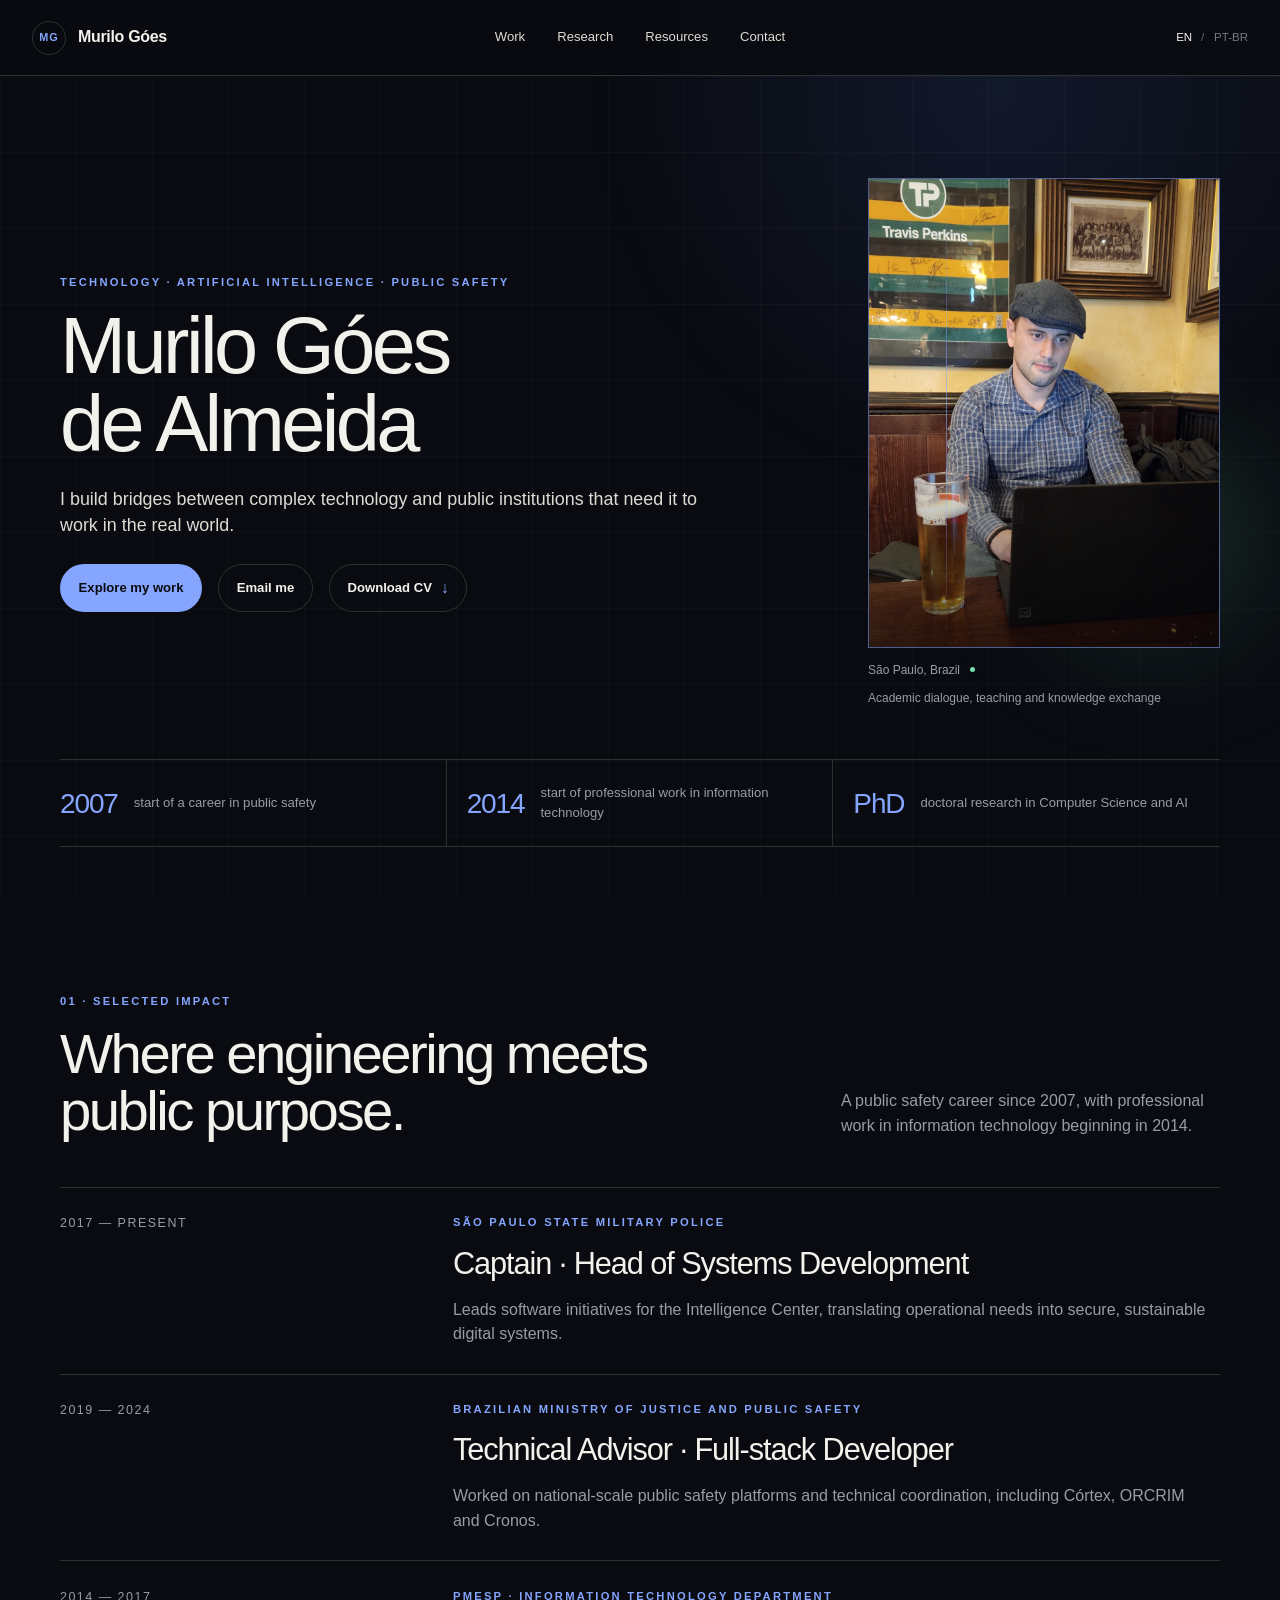
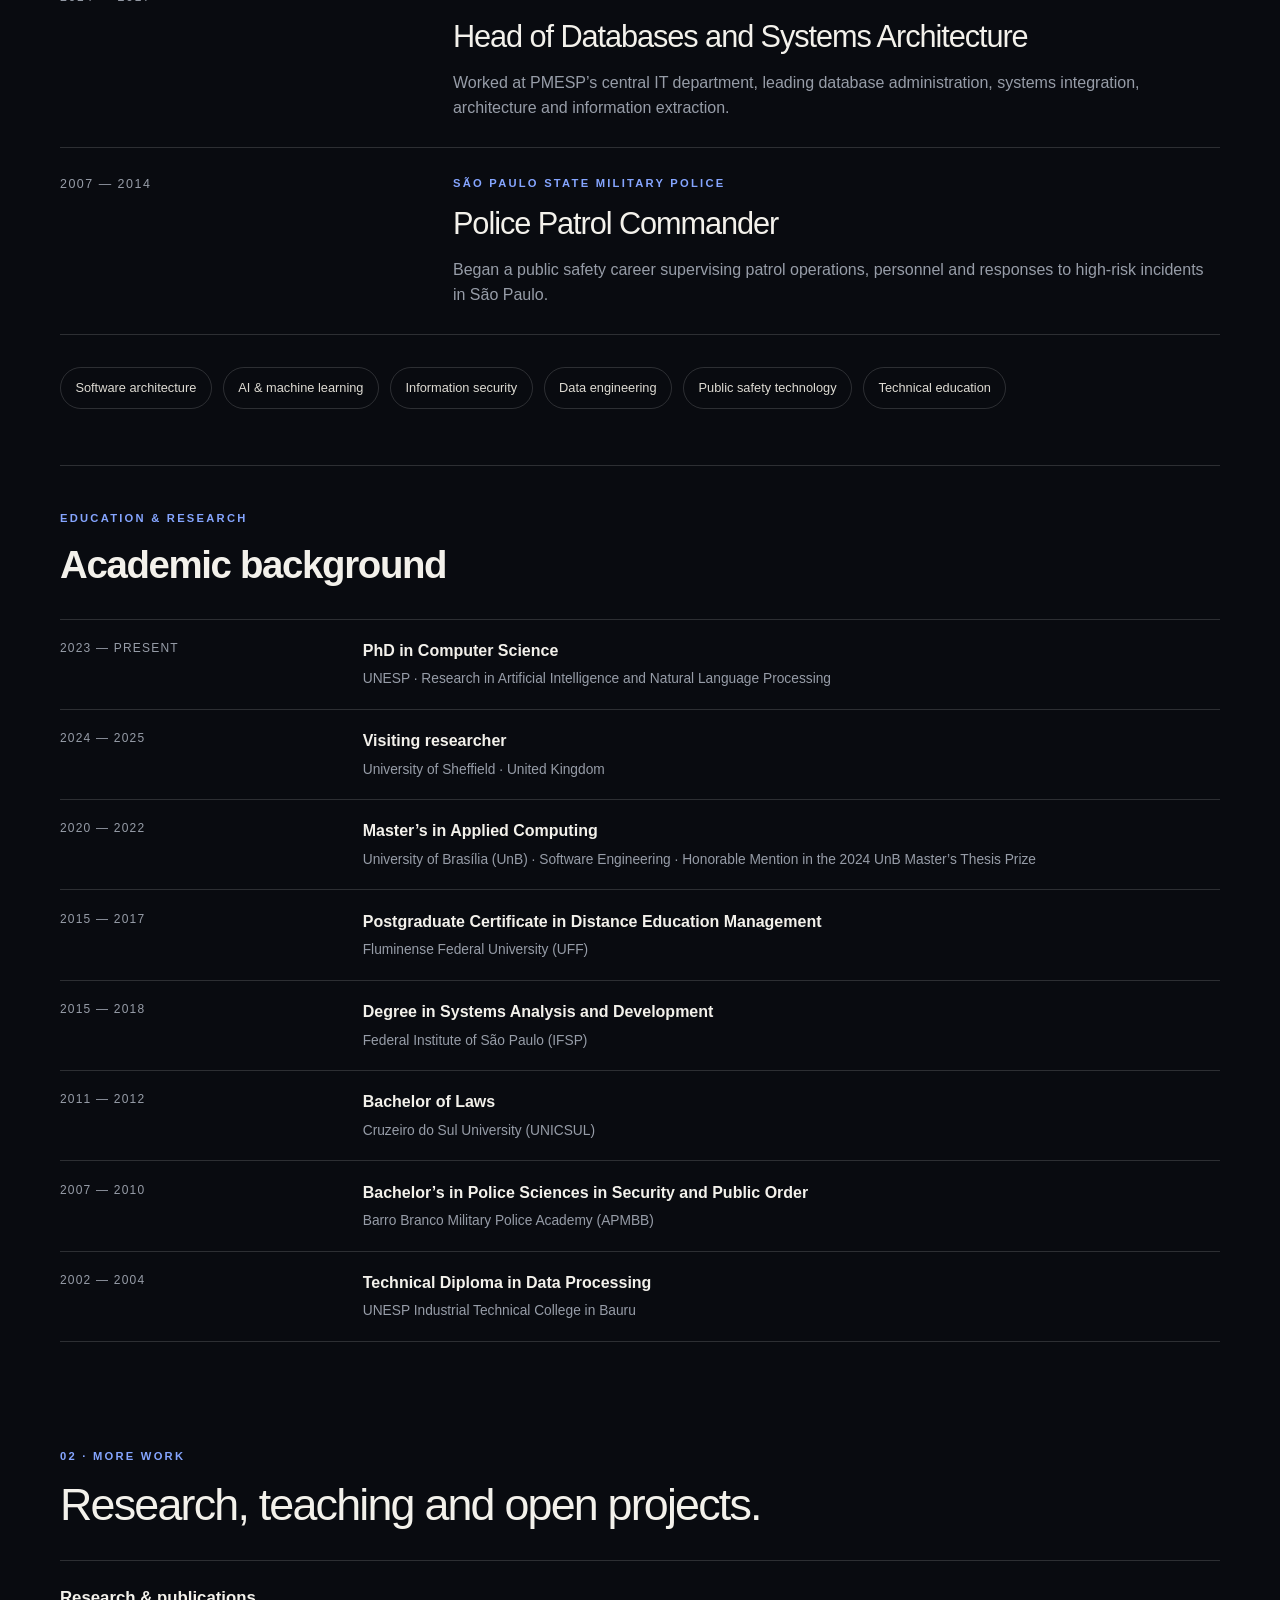
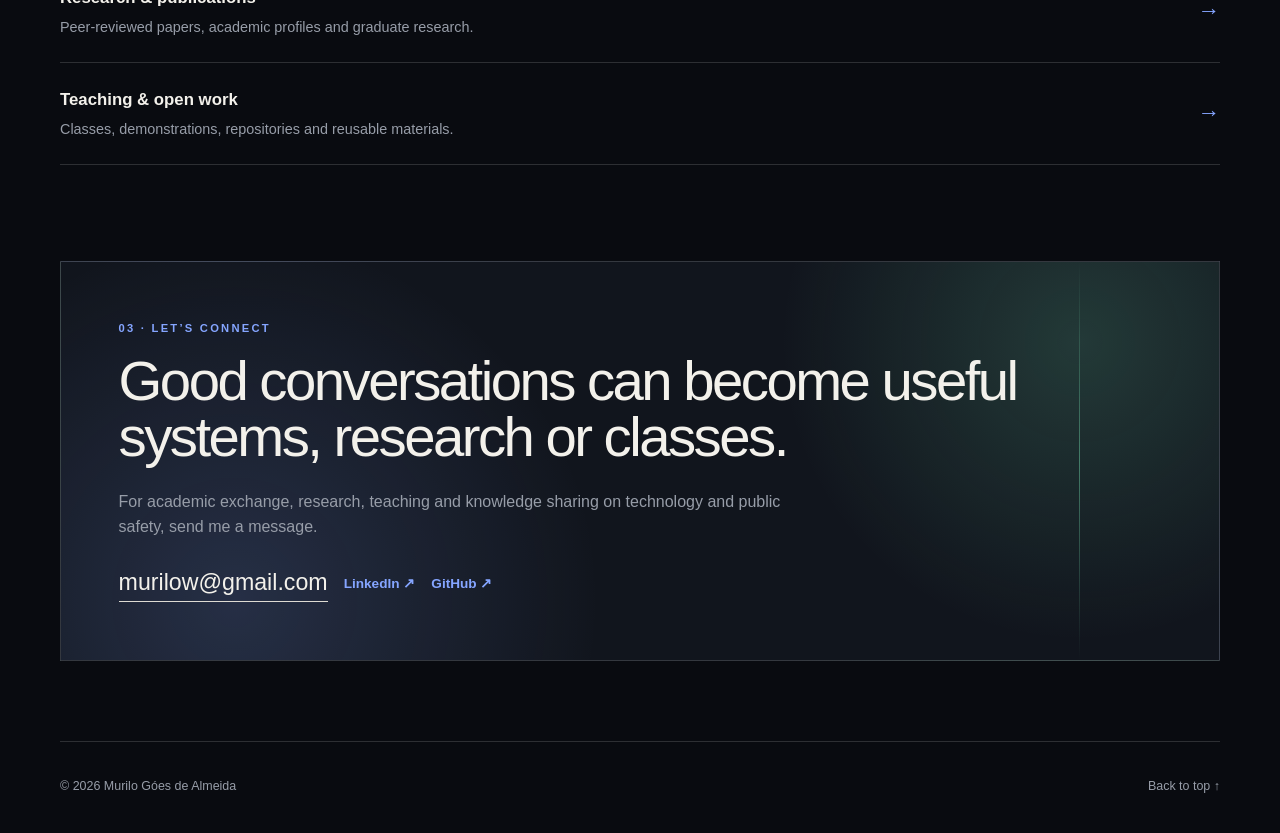
<file: index.html>
<!doctype html>
<html lang="en">
  <head>
    <meta charset="UTF-8" />
    <meta name="viewport" content="width=device-width, initial-scale=1" />
    <meta
      name="description"
      content="Murilo Góes de Almeida — public safety technology leader, software architect, researcher and educator working across AI, security and government systems."
    />
    <meta name="theme-color" content="#090b10" />
    <title>Murilo Góes de Almeida — Technology, AI & Public Safety</title>
    <link rel="icon" href="./favicon.svg" type="image/svg+xml" />
    <link rel="stylesheet" href="./styles.css" />
    <script src="./script.js" defer></script>
  </head>
  <body>
    <a class="skip-link" href="#main" data-i18n="skip">Skip to content</a>

    <header class="site-header">
      <a class="wordmark" href="#top" aria-label="Murilo Góes de Almeida, home">
        <span class="wordmark-mark" aria-hidden="true">MG</span>
        <span>Murilo Góes</span>
      </a>

      <nav class="main-nav" id="primary-navigation" aria-label="Primary navigation">
        <a href="#work" data-i18n="navWork">Work</a>
        <a href="./research.html" data-i18n="navResearch">Research</a>
        <a href="./resources.html" data-i18n="navResources">Resources</a>
        <a href="#contact" data-i18n="navContact">Contact</a>
      </nav>

      <div class="language-switch" role="group" aria-label="Language">
        <button type="button" class="language-option is-active" data-language="en" aria-pressed="true">EN</button>
        <span aria-hidden="true">/</span>
        <button type="button" class="language-option" data-language="pt-BR" aria-pressed="false">PT-BR</button>
      </div>
      <button class="menu-toggle" type="button" aria-controls="primary-navigation" aria-expanded="false" aria-label="Open navigation">
        <span aria-hidden="true"></span>
        <span aria-hidden="true"></span>
        <span aria-hidden="true"></span>
      </button>
    </header>

    <main id="main">
      <section class="hero section-shell" id="top" aria-labelledby="hero-title">
        <div class="hero-copy reveal">
          <p class="eyebrow" data-i18n="heroEyebrow">Technology · Artificial Intelligence · Public Safety</p>
          <h1 id="hero-title">Murilo Góes<br />de Almeida</h1>
          <p class="hero-role" data-i18n="heroRole">
            I build bridges between complex technology and public institutions that need it to work in the real world.
          </p>
          <div class="hero-actions">
            <a class="button button-primary" href="#work" data-i18n="exploreWork">Explore my work</a>
            <a class="button button-ghost" href="mailto:murilow@gmail.com" data-i18n="emailMe">Email me</a>
            <details class="cv-download">
              <summary class="button button-ghost" data-i18n="cvDownload">Download CV</summary>
              <div class="cv-options">
                <a href="./output/pdf/Curriculo_Murilo_Goes_PT-BR.pdf" download aria-label="Download CV in Portuguese, PDF" data-i18n="cvPortuguese">Portuguese (PDF)</a>
                <a href="./output/pdf/CV_Murilo_Goes_EN.pdf" download aria-label="Download CV in English, PDF" data-i18n="cvEnglish">English (PDF)</a>
              </div>
            </details>
          </div>
        </div>

        <figure class="portrait reveal">
          <div class="portrait-frame">
            <img
              src="./assets/new_picture.jpg?v=1"
              alt="Murilo Góes de Almeida seated at a table with a laptop"
              data-alt-en="Murilo Góes de Almeida seated at a table with a laptop"
              data-alt-pt="Murilo Góes de Almeida sentado à mesa com um notebook"
            />
            <div class="portrait-scan" aria-hidden="true"></div>
          </div>
          <figcaption>
            <span data-i18n="location">São Paulo, Brazil</span>
            <span class="status-dot" aria-hidden="true"></span>
            <span data-i18n="openExchange">Academic dialogue, teaching and knowledge exchange</span>
          </figcaption>
        </figure>

        <div class="hero-proof reveal" aria-label="Selected credentials">
          <article>
            <span class="proof-number">2007</span>
            <p data-i18n="proofYears">start of a career in public safety</p>
          </article>
          <article>
            <span class="proof-number">2014</span>
            <p data-i18n="proofTechnology">start of professional work in information technology</p>
          </article>
          <article>
            <span class="proof-number">PhD</span>
            <p data-i18n="proofPhd">doctoral research in Computer Science and AI</p>
          </article>
        </div>
      </section>

      <section class="section-shell section-block" id="work" aria-labelledby="work-title">
        <div class="section-heading reveal">
          <div>
            <p class="eyebrow">01 · <span data-i18n="workKicker">Selected impact</span></p>
            <h2 id="work-title" data-i18n="workTitle">Where engineering meets public purpose.</h2>
          </div>
          <p data-i18n="workIntro">
            Nearly two decades working with mission-critical systems, software architecture and technology strategy in public safety.
          </p>
        </div>

        <div class="timeline">
          <article class="timeline-item reveal">
            <div class="timeline-date" data-i18n="dateCurrent">2017 — present</div>
            <div class="timeline-content">
              <p class="tag" data-i18n="pmespTag">São Paulo State Military Police</p>
              <h3 data-i18n="pmespRole">Captain · Head of Systems Development</h3>
              <p data-i18n="pmespText">
                Leads software initiatives for the Intelligence Center, translating operational needs into secure, sustainable digital systems.
              </p>
            </div>
          </article>

          <article class="timeline-item reveal">
            <div class="timeline-date">2019 — 2024</div>
            <div class="timeline-content">
              <p class="tag" data-i18n="mjTag">Brazilian Ministry of Justice and Public Safety</p>
              <h3 data-i18n="mjRole">Technical Advisor · Full-stack Developer</h3>
              <p data-i18n="mjText">
                Worked on national-scale public safety platforms and technical coordination, including Córtex, ORCRIM and Cronos.
              </p>
            </div>
          </article>

          <article class="timeline-item reveal">
            <div class="timeline-date">2014 — 2017</div>
            <div class="timeline-content">
              <p class="tag" data-i18n="dtiTag">PMESP · Information Technology Department</p>
              <h3 data-i18n="dtiRole">Head of Databases and Systems Architecture</h3>
              <p data-i18n="dtiText">
                Worked at PMESP’s central IT department, leading database administration, systems integration, architecture and information extraction.
              </p>
            </div>
          </article>

          <article class="timeline-item reveal">
            <div class="timeline-date">2007 — 2014</div>
            <div class="timeline-content">
              <p class="tag" data-i18n="pmespTag">São Paulo State Military Police</p>
              <h3 data-i18n="careerRole">Police Patrol Commander</h3>
              <p data-i18n="careerText">
                Began a public safety career supervising patrol operations, personnel and responses to high-risk incidents in São Paulo.
              </p>
            </div>
          </article>
        </div>

        <div class="capabilities reveal" aria-label="Areas of expertise">
          <span data-i18n="capArchitecture">Software architecture</span>
          <span data-i18n="capAI">AI & machine learning</span>
          <span data-i18n="capSecurity">Information security</span>
          <span data-i18n="capData">Data engineering</span>
          <span data-i18n="capPublic">Public safety technology</span>
          <span data-i18n="capTeaching">Technical education</span>
        </div>

        <section class="education reveal" id="education" aria-labelledby="education-title">
          <p class="eyebrow" data-i18n="educationKicker">Education & research</p>
          <h3 id="education-title" data-i18n="educationTitle">Academic background</h3>
          <div class="education-list">
            <article>
              <span>2023 — <span data-i18n="present">present</span></span>
              <div>
                <strong data-i18n="doctorateTitle">PhD in Computer Science</strong>
                <p data-i18n="doctorateInstitution">UNESP · Research in Artificial Intelligence and Natural Language Processing</p>
              </div>
            </article>
            <article>
              <span>2024 — 2025</span>
              <div>
                <strong data-i18n="sheffieldTitle">Visiting researcher</strong>
                <p data-i18n="sheffieldInstitution">University of Sheffield · United Kingdom</p>
              </div>
            </article>
            <article>
              <span>2020 — 2022</span>
              <div>
                <strong data-i18n="mastersTitle">Master’s in Applied Computing</strong>
                <p data-i18n="mastersInstitution">University of Brasília (UnB) · Software Engineering · Honorable Mention in the 2024 UnB Master’s Thesis Prize</p>
              </div>
            </article>
            <article>
              <span>2015 — 2017</span>
              <div>
                <strong data-i18n="postgradTitle">Postgraduate Certificate in Distance Education Management</strong>
                <p data-i18n="postgradInstitution">Fluminense Federal University (UFF)</p>
              </div>
            </article>
            <article>
              <span>2015 — 2018</span>
              <div>
                <strong data-i18n="technologyDegreeTitle">Degree in Systems Analysis and Development</strong>
                <p data-i18n="technologyDegreeInstitution">Federal Institute of São Paulo (IFSP)</p>
              </div>
            </article>
            <article>
              <span>2011 — 2012</span>
              <div>
                <strong data-i18n="lawDegreeTitle">Bachelor of Laws</strong>
                <p data-i18n="lawDegreeInstitution">Cruzeiro do Sul University (UNICSUL)</p>
              </div>
            </article>
            <article>
              <span>2007 — 2010</span>
              <div>
                <strong data-i18n="policeDegreeTitle">Bachelor’s in Police Sciences in Security and Public Order</strong>
                <p data-i18n="policeDegreeInstitution">Barro Branco Military Police Academy (APMBB)</p>
              </div>
            </article>
            <article>
              <span>2002 — 2004</span>
              <div>
                <strong data-i18n="technicalDegreeTitle">Technical Diploma in Data Processing</strong>
                <p data-i18n="technicalDegreeInstitution">UNESP Industrial Technical College in Bauru</p>
              </div>
            </article>
          </div>
        </section>
      </section>

      <section class="section-shell explore-section" aria-labelledby="explore-title">
        <p class="eyebrow">02 · <span data-i18n="exploreKicker">More work</span></p>
        <h2 id="explore-title" data-i18n="exploreTitle">Research, teaching and open projects.</h2>
        <div class="explore-links">
          <a class="explore-link reveal" href="./research.html">
            <div>
              <span data-i18n="researchKicker">Research & publications</span>
              <p data-i18n="exploreResearchText">Peer-reviewed papers, academic profiles and graduate research.</p>
            </div>
            <span aria-hidden="true">→</span>
          </a>
          <a class="explore-link reveal" href="./resources.html">
            <div>
              <span data-i18n="resourcesKicker">Teaching & open work</span>
              <p data-i18n="exploreResourcesText">Classes, demonstrations, repositories and reusable materials.</p>
            </div>
            <span aria-hidden="true">→</span>
          </a>
        </div>
      </section>

      <section class="contact section-shell" id="contact" aria-labelledby="contact-title">
        <div class="contact-panel reveal">
          <p class="eyebrow">03 · <span data-i18n="contactKicker">Let’s connect</span></p>
          <h2 id="contact-title" data-i18n="contactTitle">Good conversations can become useful systems, research or classes.</h2>
          <p data-i18n="contactText">
            For academic exchange, research, teaching and knowledge sharing on technology and public safety, send me a message.
          </p>
          <div class="contact-actions">
            <a class="contact-email" href="mailto:murilow@gmail.com">murilow@gmail.com</a>
            <div class="social-links">
              <a href="https://www.linkedin.com/in/murilogoes" target="_blank" rel="noreferrer">LinkedIn ↗</a>
              <a href="https://github.com/murilogoes" target="_blank" rel="noreferrer">GitHub ↗</a>
            </div>
          </div>
        </div>
      </section>
    </main>

    <footer class="site-footer section-shell">
      <p>© <span id="year"></span> Murilo Góes de Almeida</p>
      <a href="#top" data-i18n="backTop">Back to top ↑</a>
    </footer>
  </body>
</html>
</file>
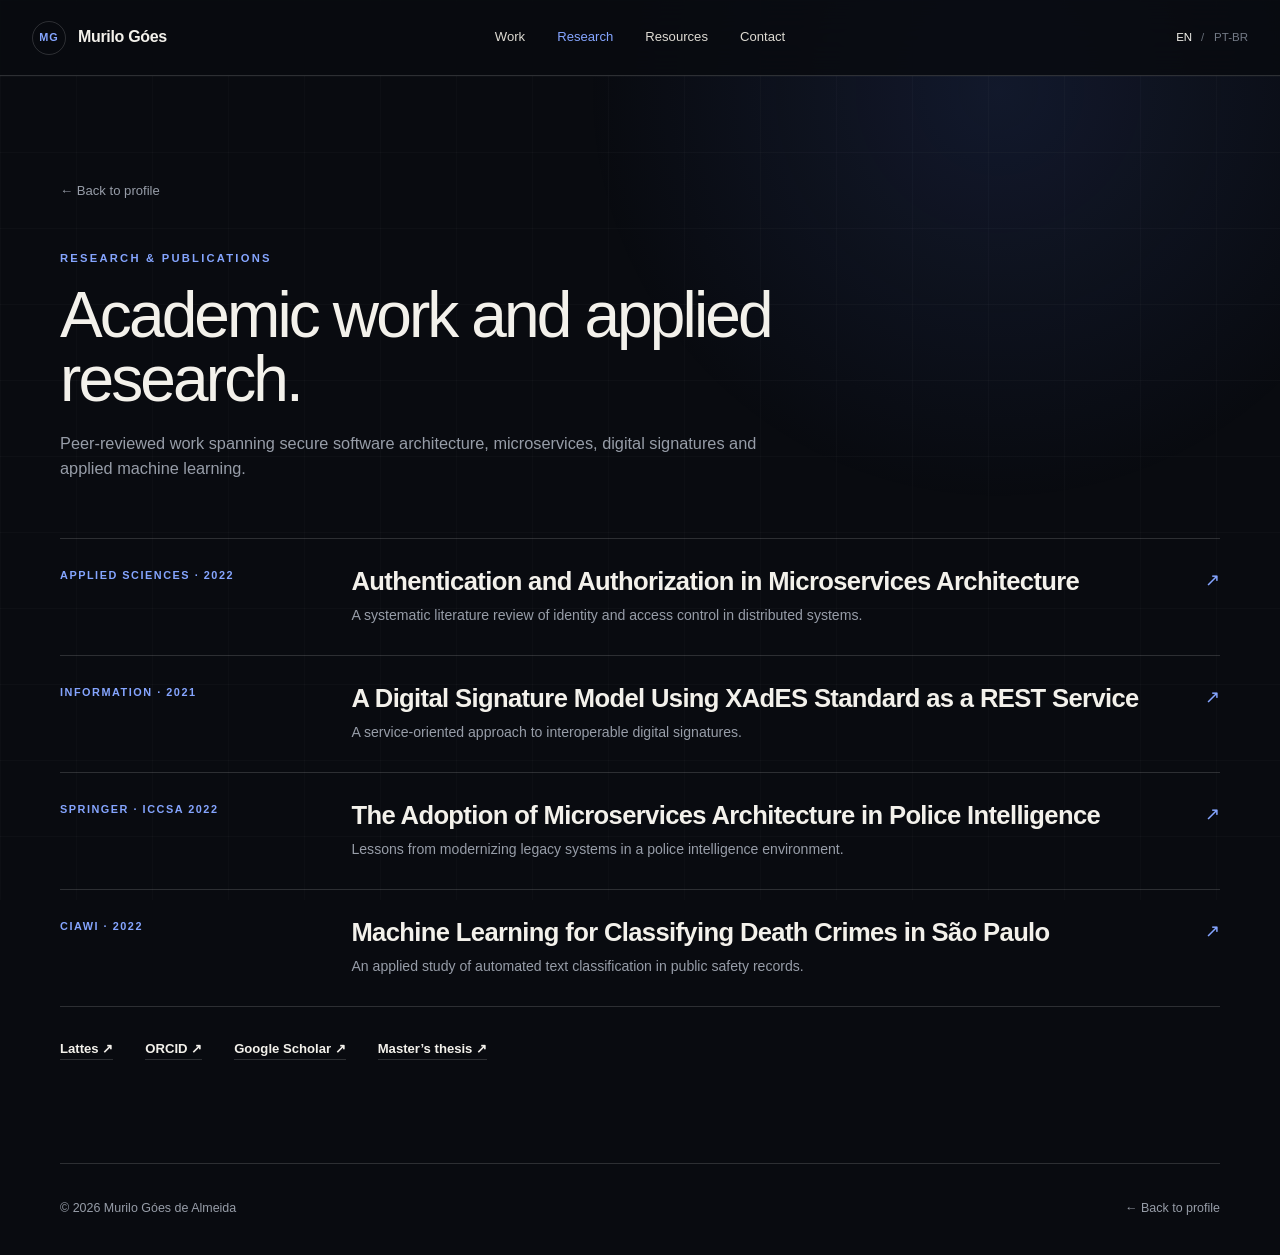
<file: research.html>
<!doctype html>
<html lang="en">
  <head>
    <meta charset="UTF-8" />
    <meta name="viewport" content="width=device-width, initial-scale=1" />
    <meta name="description" content="Research and publications by Murilo Góes de Almeida." />
    <meta name="theme-color" content="#090b10" />
    <title>Research — Murilo Góes de Almeida</title>
    <link rel="icon" href="./favicon.svg" type="image/svg+xml" />
    <link rel="stylesheet" href="./styles.css" />
    <script src="./script.js" defer></script>
  </head>
  <body>
    <a class="skip-link" href="#main" data-i18n="skip">Skip to content</a>
    <header class="site-header">
      <a class="wordmark" href="./index.html" aria-label="Murilo Góes de Almeida, home">
        <span class="wordmark-mark" aria-hidden="true">MG</span>
        <span>Murilo Góes</span>
      </a>
      <nav class="main-nav" id="primary-navigation" aria-label="Primary navigation">
        <a href="./index.html#work" data-i18n="navWork">Work</a>
        <a class="is-current" href="./research.html" data-i18n="navResearch">Research</a>
        <a href="./resources.html" data-i18n="navResources">Resources</a>
        <a href="./index.html#contact" data-i18n="navContact">Contact</a>
      </nav>
      <div class="language-switch" role="group" aria-label="Language">
        <button type="button" class="language-option is-active" data-language="en" aria-pressed="true">EN</button>
        <span aria-hidden="true">/</span>
        <button type="button" class="language-option" data-language="pt-BR" aria-pressed="false">PT-BR</button>
      </div>
      <button class="menu-toggle" type="button" aria-controls="primary-navigation" aria-expanded="false" aria-label="Open navigation">
        <span aria-hidden="true"></span>
        <span aria-hidden="true"></span>
        <span aria-hidden="true"></span>
      </button>
    </header>

    <main id="main" class="subpage section-shell">
      <header class="subpage-header reveal">
        <a class="back-link" href="./index.html" data-i18n="backProfile">← Back to profile</a>
        <p class="eyebrow" data-i18n="researchKicker">Research & publications</p>
        <h1 data-i18n="researchPageTitle">Academic work and applied research.</h1>
        <p data-i18n="researchIntro">
          Peer-reviewed work spanning secure software architecture, microservices, digital signatures and applied machine learning.
        </p>
      </header>

      <section class="content-list" aria-label="Publications">
        <a class="content-row reveal" href="https://www.mdpi.com/2076-3417/12/6/3023" target="_blank" rel="noreferrer">
          <span class="content-meta">Applied Sciences · 2022</span>
          <div>
            <h2>Authentication and Authorization in Microservices Architecture</h2>
            <p data-i18n="pubMicroservices">A systematic literature review of identity and access control in distributed systems.</p>
          </div>
          <span aria-hidden="true">↗</span>
        </a>
        <a class="content-row reveal" href="https://www.mdpi.com/2078-2489/12/8/289" target="_blank" rel="noreferrer">
          <span class="content-meta">Information · 2021</span>
          <div>
            <h2>A Digital Signature Model Using XAdES Standard as a REST Service</h2>
            <p data-i18n="pubSignature">A service-oriented approach to interoperable digital signatures.</p>
          </div>
          <span aria-hidden="true">↗</span>
        </a>
        <a class="content-row reveal" href="https://link.springer.com/chapter/10.1007/978-3-031-10522-7_25" target="_blank" rel="noreferrer">
          <span class="content-meta">Springer · ICCSA 2022</span>
          <div>
            <h2>The Adoption of Microservices Architecture in Police Intelligence</h2>
            <p data-i18n="pubPolice">Lessons from modernizing legacy systems in a police intelligence environment.</p>
          </div>
          <span aria-hidden="true">↗</span>
        </a>
        <a class="content-row reveal" href="https://ciaca-conf.org/wp-content/uploads/2022/11/1_CIAWI2022_PT_F_035.pdf" target="_blank" rel="noreferrer">
          <span class="content-meta">CIAWI · 2022</span>
          <div>
            <h2 data-i18n="crimePaperTitle">Machine Learning for Classifying Death Crimes in São Paulo</h2>
            <p data-i18n="pubCrime">An applied study of automated text classification in public safety records.</p>
          </div>
          <span aria-hidden="true">↗</span>
        </a>
      </section>

      <nav class="reference-links reveal" aria-label="Academic profiles">
        <a href="http://lattes.cnpq.br/4149857748718676" target="_blank" rel="noreferrer">Lattes ↗</a>
        <a href="https://orcid.org/0000-0002-4545-9099" target="_blank" rel="noreferrer">ORCID ↗</a>
        <a href="https://scholar.google.com/citations?user=kk-vF6cAAAAJ" target="_blank" rel="noreferrer">Google Scholar ↗</a>
        <a href="https://repositorio.unb.br/bitstream/10482/45342/1/2022_MuriloG%C3%B3esdeAlmeida.pdf" target="_blank" rel="noreferrer" data-i18n="mastersThesis">Master’s thesis ↗</a>
      </nav>
    </main>

    <footer class="site-footer section-shell">
      <p>© <span id="year"></span> Murilo Góes de Almeida</p>
      <a href="./index.html" data-i18n="backProfile">← Back to profile</a>
    </footer>
  </body>
</html>
</file>
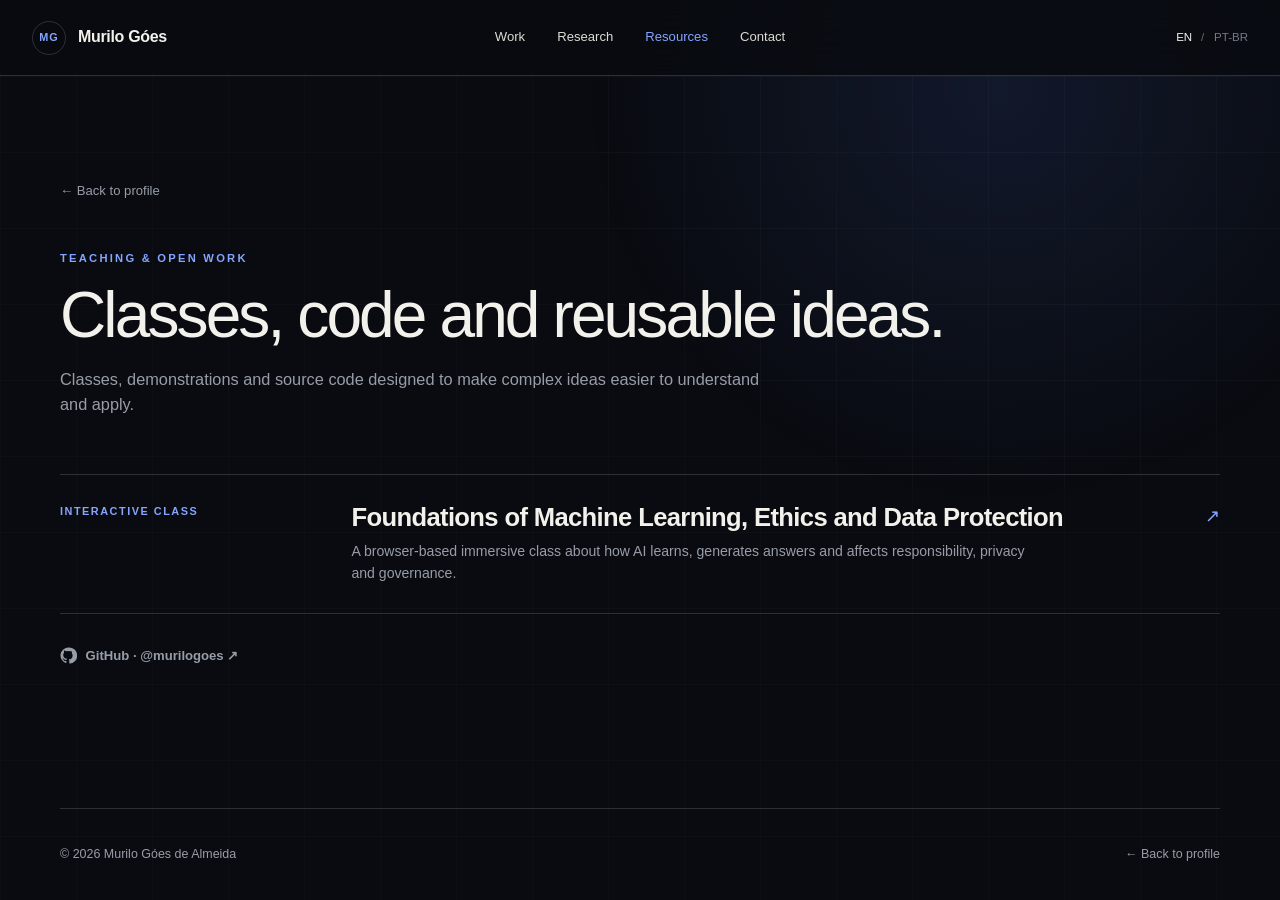
<file: resources.html>
<!doctype html>
<html lang="en">
  <head>
    <meta charset="UTF-8" />
    <meta name="viewport" content="width=device-width, initial-scale=1" />
    <meta name="description" content="Classes, projects and open resources by Murilo Góes de Almeida." />
    <meta name="theme-color" content="#090b10" />
    <title>Teaching & Projects — Murilo Góes de Almeida</title>
    <link rel="icon" href="./favicon.svg" type="image/svg+xml" />
    <link rel="stylesheet" href="./styles.css" />
    <script src="./script.js" defer></script>
  </head>
  <body>
    <a class="skip-link" href="#main" data-i18n="skip">Skip to content</a>
    <header class="site-header">
      <a class="wordmark" href="./index.html" aria-label="Murilo Góes de Almeida, home">
        <span class="wordmark-mark" aria-hidden="true">MG</span>
        <span>Murilo Góes</span>
      </a>
      <nav class="main-nav" id="primary-navigation" aria-label="Primary navigation">
        <a href="./index.html#work" data-i18n="navWork">Work</a>
        <a href="./research.html" data-i18n="navResearch">Research</a>
        <a class="is-current" href="./resources.html" data-i18n="navResources">Resources</a>
        <a href="./index.html#contact" data-i18n="navContact">Contact</a>
      </nav>
      <div class="language-switch" role="group" aria-label="Language">
        <button type="button" class="language-option is-active" data-language="en" aria-pressed="true">EN</button>
        <span aria-hidden="true">/</span>
        <button type="button" class="language-option" data-language="pt-BR" aria-pressed="false">PT-BR</button>
      </div>
      <button class="menu-toggle" type="button" aria-controls="primary-navigation" aria-expanded="false" aria-label="Open navigation">
        <span aria-hidden="true"></span>
        <span aria-hidden="true"></span>
        <span aria-hidden="true"></span>
      </button>
    </header>

    <main id="main" class="subpage section-shell">
      <header class="subpage-header reveal">
        <a class="back-link" href="./index.html" data-i18n="backProfile">← Back to profile</a>
        <p class="eyebrow" data-i18n="resourcesKicker">Teaching & open work</p>
        <h1 data-i18n="resourcesPageTitle">Classes, code and reusable ideas.</h1>
        <p data-i18n="resourcesIntro">
          Classes, demonstrations and source code designed to make complex ideas easier to understand and apply.
        </p>
      </header>

      <section class="content-list" aria-label="Teaching and projects">
        <a class="content-row reveal" href="https://aula-ia-lake.vercel.app" target="_blank" rel="noreferrer">
          <span class="content-meta" data-i18n="classMeta">Interactive class</span>
          <div>
            <h2 data-i18n="aiClassTitle">Foundations of Machine Learning, Ethics and Data Protection</h2>
            <p data-i18n="aiClassText">A browser-based immersive class about how AI learns, generates answers and affects responsibility, privacy and governance.</p>
          </div>
          <span aria-hidden="true">↗</span>
        </a>
      </section>

      <aside class="github-link reveal" aria-label="GitHub profile">
        <a href="https://github.com/murilogoes" target="_blank" rel="noreferrer">
          <svg class="github-mark" viewBox="0 0 24 24" aria-hidden="true">
            <path fill="currentColor" d="M12 .7a11.3 11.3 0 0 0-3.6 22c.6.1.8-.2.8-.6v-2.2c-3.3.7-4-1.4-4-1.4-.5-1.4-1.3-1.7-1.3-1.7-1.1-.7.1-.7.1-.7 1.2.1 1.8 1.2 1.8 1.2 1.1 1.8 2.8 1.3 3.5 1 .1-.8.4-1.3.8-1.6-2.7-.3-5.5-1.3-5.5-5.6 0-1.2.4-2.2 1.2-3-.1-.3-.5-1.5.1-3.1 0 0 1-.3 3.1 1.2a10.7 10.7 0 0 1 5.7 0C15.7 5.7 16.7 6 16.7 6c.6 1.6.2 2.8.1 3.1.8.8 1.2 1.8 1.2 3 0 4.3-2.8 5.3-5.5 5.6.4.4.8 1.1.8 2.2v3.2c0 .4.2.7.8.6A11.3 11.3 0 0 0 12 .7Z"/>
          </svg>
          <span data-i18n="visitGithub">GitHub · @murilogoes ↗</span>
        </a>
      </aside>
    </main>

    <footer class="site-footer section-shell">
      <p>© <span id="year"></span> Murilo Góes de Almeida</p>
      <a href="./index.html" data-i18n="backProfile">← Back to profile</a>
    </footer>
  </body>
</html>
</file>
<file: styles.css>
:root {
  color-scheme: dark;
  --ink: #090b10;
  --ink-soft: #11151d;
  --paper: #f3f1eb;
  --paper-soft: #dedbd3;
  --muted: #979da8;
  --blue: #85a5ff;
  --blue-deep: #5279e8;
  --mint: #74dfb0;
  --line: rgba(255, 255, 255, 0.15);
  --line-dark: rgba(9, 11, 16, 0.14);
  --max: 1280px;
  --display: "Aptos Display", "Segoe UI Variable Display", "Segoe UI", "Helvetica Neue", Arial, sans-serif;
  --body: Inter, "Segoe UI", Arial, sans-serif;
}

* {
  box-sizing: border-box;
}

html {
  scroll-behavior: smooth;
  overflow-x: clip;
}

body {
  margin: 0;
  overflow-x: clip;
  background: var(--ink);
  color: var(--paper);
  font-family: var(--body);
  font-size: 16px;
  line-height: 1.55;
  -webkit-font-smoothing: antialiased;
}

body::before {
  position: fixed;
  inset: 0;
  z-index: -2;
  background:
    linear-gradient(rgba(255, 255, 255, 0.022) 1px, transparent 1px),
    linear-gradient(90deg, rgba(255, 255, 255, 0.018) 1px, transparent 1px),
    radial-gradient(circle at 78% 10%, rgba(76, 111, 215, 0.14), transparent 32%);
  background-size: 76px 76px, 76px 76px, auto;
  content: "";
  pointer-events: none;
}

a {
  color: inherit;
  text-decoration: none;
}

section[id] {
  scroll-margin-top: 76px;
}

button,
a {
  -webkit-tap-highlight-color: transparent;
}

:focus-visible {
  outline: 3px solid var(--mint);
  outline-offset: 4px;
}

.skip-link {
  position: fixed;
  top: 10px;
  left: 10px;
  z-index: 100;
  padding: 0.75rem 1rem;
  background: var(--paper);
  color: var(--ink);
  transform: translateY(-160%);
}

.skip-link:focus {
  transform: translateY(0);
}

.section-shell {
  width: min(calc(100% - 64px), 1160px);
  margin-inline: auto;
}

.site-header {
  position: sticky;
  top: 0;
  z-index: 50;
  display: grid;
  grid-template-columns: 1fr auto 1fr;
  align-items: center;
  min-height: 76px;
  padding: 0 32px;
  border-bottom: 1px solid var(--line);
  background: rgba(9, 11, 16, 0.84);
  backdrop-filter: blur(18px);
}

.wordmark {
  display: inline-flex;
  align-items: center;
  gap: 0.75rem;
  width: max-content;
  font-weight: 650;
  letter-spacing: -0.02em;
}

.wordmark-mark {
  display: grid;
  width: 34px;
  height: 34px;
  place-items: center;
  border: 1px solid var(--line);
  border-radius: 50%;
  color: var(--blue);
  font-size: 0.68rem;
  letter-spacing: 0.08em;
}

.main-nav {
  display: flex;
  align-items: center;
  gap: 2rem;
  color: var(--paper-soft);
  font-size: 0.82rem;
}

.main-nav a,
.language-option,
.site-footer a {
  transition: color 180ms ease;
}

.main-nav a:hover,
.language-option:hover,
.site-footer a:hover {
  color: var(--blue);
}

.main-nav .is-current {
  color: var(--blue);
}

.language-switch {
  display: flex;
  justify-self: end;
  align-items: center;
  gap: 0.55rem;
  color: #656b76;
  font-size: 0.72rem;
  letter-spacing: 0.1em;
}

.language-option {
  padding: 0;
  border: 0;
  background: transparent;
  color: #737a86;
  font: inherit;
  cursor: pointer;
}

.language-option.is-active {
  color: var(--paper);
}

.menu-toggle {
  display: none;
  width: 42px;
  height: 42px;
  padding: 0;
  place-items: center;
  border: 1px solid var(--line);
  border-radius: 50%;
  background: transparent;
  color: var(--paper);
}

.menu-toggle span {
  grid-area: 1 / 1;
  width: 17px;
  height: 1px;
  background: currentColor;
  transition: transform 180ms ease, opacity 180ms ease;
}

.menu-toggle span:first-child {
  transform: translateY(-5px);
}

.menu-toggle span:last-child {
  transform: translateY(5px);
}

.menu-toggle.is-open span:first-child {
  transform: rotate(45deg);
}

.menu-toggle.is-open span:nth-child(2) {
  opacity: 0;
}

.menu-toggle.is-open span:last-child {
  transform: rotate(-45deg);
}

.hero {
  display: grid;
  grid-template-columns: minmax(0, 1.35fr) minmax(280px, 0.65fr);
  column-gap: clamp(2.5rem, 6vw, 5.5rem);
  align-items: center;
  min-height: auto;
  padding-block: clamp(4.5rem, 8vw, 7rem) 3.5rem;
}

.eyebrow,
.tag,
.publication-meta,
.project-type {
  margin: 0 0 1rem;
  color: var(--blue);
  font-size: 0.7rem;
  font-weight: 700;
  letter-spacing: 0.2em;
  text-transform: uppercase;
}

.hero h1,
.section-heading h2,
.contact h2,
.statement blockquote {
  font-family: var(--display);
  font-weight: 500;
  letter-spacing: -0.045em;
  line-height: 0.98;
}

.hero h1 {
  max-width: 680px;
  margin: 0;
  font-size: clamp(3.8rem, 6.2vw, 6.1rem);
}

.hero-role {
  max-width: 640px;
  margin: 1.5rem 0 0;
  color: var(--paper-soft);
  font-size: clamp(1.05rem, 1.4vw, 1.25rem);
  line-height: 1.45;
}

.hero-actions,
.contact-actions {
  display: flex;
  flex-wrap: wrap;
  align-items: center;
  gap: 1rem;
  margin-top: 1.6rem;
}

.button {
  display: inline-flex;
  min-height: 48px;
  align-items: center;
  justify-content: center;
  padding: 0.8rem 1.1rem;
  border: 1px solid transparent;
  border-radius: 999px;
  font-size: 0.82rem;
  font-weight: 700;
  transition: transform 180ms ease, background 180ms ease, border-color 180ms ease;
}

.button:hover {
  transform: translateY(-2px);
}

.button-primary {
  background: var(--blue);
  color: var(--ink);
}

.button-primary:hover {
  background: #9bb6ff;
}

.button-ghost {
  border-color: var(--line);
}

.button-ghost:hover {
  border-color: var(--paper-soft);
}

.cv-download {
  position: relative;
}

.cv-download summary {
  gap: 0.55rem;
  list-style: none;
  cursor: pointer;
  user-select: none;
}

.cv-download summary::-webkit-details-marker {
  display: none;
}

.cv-download summary::after {
  color: var(--blue);
  font-size: 1rem;
  line-height: 1;
  content: "↓";
  transition: transform 180ms ease;
}

.cv-download[open] summary::after {
  transform: rotate(180deg);
}

.cv-options {
  position: absolute;
  top: calc(100% + 0.65rem);
  right: 0;
  z-index: 20;
  width: max-content;
  min-width: 190px;
  overflow: hidden;
  border: 1px solid var(--line);
  border-radius: 14px;
  background: rgba(14, 17, 24, 0.98);
  box-shadow: 0 18px 48px rgba(0, 0, 0, 0.32);
  backdrop-filter: blur(16px);
}

.cv-options a {
  display: block;
  padding: 0.8rem 1rem;
  color: var(--paper-soft);
  font-size: 0.84rem;
  font-weight: 650;
  white-space: nowrap;
}

.cv-options a + a {
  border-top: 1px solid var(--line);
}

.cv-options a:hover,
.cv-options a:focus-visible {
  background: rgba(133, 165, 255, 0.1);
  color: var(--paper);
}

.portrait {
  position: relative;
  margin: 0;
}

.portrait::before {
  position: absolute;
  right: -12%;
  bottom: 12%;
  z-index: -1;
  width: 62%;
  aspect-ratio: 1;
  border-radius: 50%;
  background: rgba(116, 223, 176, 0.14);
  filter: blur(62px);
  content: "";
}

.portrait-frame {
  position: relative;
  overflow: hidden;
  aspect-ratio: 3 / 4;
  border: 1px solid rgba(133, 165, 255, 0.5);
  background: #171b23;
}

.portrait-frame::after {
  position: absolute;
  inset: 0;
  background: linear-gradient(180deg, transparent 54%, rgba(6, 7, 10, 0.62));
  content: "";
  pointer-events: none;
}

.portrait img {
  display: block;
  width: 100%;
  height: 100%;
  object-fit: cover;
  object-position: center;
  filter: saturate(0.82) contrast(1.04);
}

.portrait-scan {
  position: absolute;
  top: 0;
  bottom: 0;
  left: 22%;
  z-index: 2;
  width: 1px;
  background: linear-gradient(transparent, var(--blue), transparent);
  opacity: 0.6;
}

.portrait figcaption {
  display: flex;
  flex-wrap: wrap;
  align-items: center;
  gap: 0.6rem;
  margin-top: 0.8rem;
  color: var(--muted);
  font-size: 0.75rem;
}

.status-dot {
  width: 5px;
  height: 5px;
  border-radius: 50%;
  background: var(--mint);
}

.hero-proof {
  grid-column: 1 / -1;
  display: grid;
  grid-template-columns: repeat(3, 1fr);
  margin-top: 3.25rem;
  border-top: 1px solid var(--line);
  border-bottom: 1px solid var(--line);
}

.hero-proof article {
  display: grid;
  grid-template-columns: auto minmax(0, 1fr);
  gap: 1rem;
  align-items: center;
  min-height: 86px;
  padding: 0.9rem 1.25rem;
  border-right: 1px solid var(--line);
}

.hero-proof article:first-child {
  padding-left: 0;
}

.hero-proof article:last-child {
  border-right: 0;
}

.proof-number {
  color: var(--blue);
  font-family: var(--display);
  font-size: 1.75rem;
  letter-spacing: -0.04em;
}

.hero-proof p {
  max-width: 270px;
  margin: 0;
  color: var(--muted);
  font-size: 0.82rem;
}

.statement {
  overflow: hidden;
  padding-block: 2.2rem;
  border-block: 1px solid var(--line);
  background: var(--paper);
  color: var(--ink);
}

.statement .eyebrow {
  display: none;
}

.statement blockquote {
  max-width: 920px;
  margin: 0;
  font-family: var(--body);
  font-size: clamp(1.2rem, 2vw, 1.65rem);
  font-weight: 550;
  letter-spacing: -0.025em;
  line-height: 1.35;
}

.section-block {
  padding-block: clamp(4rem, 7vw, 6rem);
}

.section-heading {
  display: grid;
  grid-template-columns: minmax(0, 1.3fr) minmax(280px, 0.7fr);
  gap: clamp(2rem, 6vw, 6rem);
  align-items: end;
  margin-bottom: 3rem;
}

.section-heading h2,
.contact h2 {
  max-width: 760px;
  margin: 0;
  font-size: clamp(2.6rem, 4.4vw, 4.5rem);
  line-height: 1;
}

.section-heading > p {
  margin: 0;
  color: var(--muted);
  font-size: 1rem;
}

.timeline {
  border-top: 1px solid var(--line);
}

.timeline-item {
  display: grid;
  grid-template-columns: minmax(160px, 0.32fr) minmax(0, 0.68fr);
  gap: 2rem;
  padding-block: 1.65rem;
  border-bottom: 1px solid var(--line);
}

.timeline-date {
  color: var(--muted);
  font-size: 0.78rem;
  letter-spacing: 0.12em;
  text-transform: uppercase;
}

.timeline-content .tag {
  margin-bottom: 0.5rem;
}

.timeline-content h3 {
  margin: 0;
  font-family: var(--display);
  font-size: clamp(1.55rem, 2.4vw, 2.35rem);
  font-weight: 500;
  letter-spacing: -0.035em;
}

.explore-section {
  padding-block: 1rem 5rem;
}

.explore-section > h2 {
  max-width: 760px;
  margin: 0 0 2rem;
  font-family: var(--display);
  font-size: clamp(2rem, 3.5vw, 3.4rem);
  font-weight: 500;
  letter-spacing: -0.04em;
  line-height: 1.05;
}

.explore-links {
  border-top: 1px solid var(--line);
}

.explore-link {
  display: grid;
  grid-template-columns: 1fr auto;
  gap: 2rem;
  align-items: center;
  padding-block: 1.5rem;
  border-bottom: 1px solid var(--line);
  transition: color 180ms ease, padding-inline 180ms ease;
}

.explore-link:hover {
  padding-inline: 0.75rem;
  color: var(--blue);
}

.explore-link span:first-child {
  font-size: 1.05rem;
  font-weight: 700;
}

.explore-link p {
  margin: 0.3rem 0 0;
  color: var(--muted);
  font-size: 0.9rem;
}

.explore-link > span {
  color: var(--blue);
  font-size: 1.4rem;
}

.subpage {
  min-height: calc(100svh - 168px);
  padding-block: clamp(4rem, 8vw, 7rem);
}

.subpage-header {
  max-width: 900px;
  margin-bottom: 3.5rem;
}

.back-link {
  display: inline-block;
  margin-bottom: 3rem;
  color: var(--muted);
  font-size: 0.82rem;
}

.back-link:hover {
  color: var(--blue);
}

.subpage-header h1 {
  margin: 0;
  font-family: var(--display);
  font-size: clamp(3rem, 5vw, 5.2rem);
  font-weight: 500;
  letter-spacing: -0.045em;
  line-height: 1;
}

.subpage-header > p:last-child {
  max-width: 720px;
  margin: 1.25rem 0 0;
  color: var(--muted);
  font-size: 1.02rem;
}

.content-list {
  border-top: 1px solid var(--line);
}

.content-row {
  display: grid;
  grid-template-columns: minmax(150px, 0.24fr) minmax(0, 0.76fr) auto;
  gap: 2rem;
  align-items: start;
  padding-block: 1.75rem;
  border-bottom: 1px solid var(--line);
  transition: color 180ms ease, padding-inline 180ms ease;
}

.content-row:hover {
  padding-inline: 0.7rem;
}

.content-meta {
  color: var(--blue);
  font-size: 0.68rem;
  font-weight: 700;
  letter-spacing: 0.14em;
  text-transform: uppercase;
}

.content-row h2 {
  margin: 0;
  font-family: var(--display);
  font-size: clamp(1.35rem, 2vw, 1.85rem);
  font-weight: 550;
  letter-spacing: -0.025em;
  line-height: 1.15;
}

.content-row p {
  max-width: 700px;
  margin: 0.55rem 0 0;
  color: var(--muted);
  font-size: 0.88rem;
}

.content-row > span:last-child {
  color: var(--blue);
  font-size: 1.1rem;
}

.reference-links {
  display: flex;
  flex-wrap: wrap;
  gap: 1rem 2rem;
  margin-top: 2rem;
  font-size: 0.82rem;
  font-weight: 700;
}

.reference-links a {
  border-bottom: 1px solid var(--line);
}

.github-link {
  margin-top: 2rem;
}

.github-link > a {
  display: inline-flex;
  gap: 0.55rem;
  align-items: center;
  color: var(--muted);
  font-size: 0.82rem;
  font-weight: 650;
  transition: color 180ms ease;
}

.github-link > a:hover {
  color: var(--paper);
}

.github-mark {
  width: 1.05rem;
  height: 1.05rem;
  color: currentColor;
}

.timeline-content > p:last-child {
  max-width: 760px;
  margin: 0.65rem 0 0;
  color: var(--muted);
}

.capabilities {
  display: flex;
  flex-wrap: wrap;
  gap: 0.7rem;
  margin-top: 2rem;
}

.capabilities span {
  padding: 0.65rem 0.9rem;
  border: 1px solid var(--line);
  border-radius: 999px;
  color: var(--paper-soft);
  font-size: 0.8rem;
}

.education {
  margin-top: 3.5rem;
  padding-top: 2.75rem;
  border-top: 1px solid var(--line);
}

.education > .eyebrow {
  margin-bottom: 0.45rem;
}

.education > h3 {
  margin: 0 0 1.5rem;
  font-family: var(--display);
  font-size: clamp(1.8rem, 3vw, 2.6rem);
  font-weight: 550;
  letter-spacing: -0.035em;
}

.education-list {
  border-top: 1px solid var(--line);
}

.education-list article {
  display: grid;
  grid-template-columns: minmax(150px, 0.24fr) minmax(0, 0.76fr);
  gap: 2rem;
  padding-block: 1.2rem;
  border-bottom: 1px solid var(--line);
}

.education-list article > span {
  color: var(--muted);
  font-size: 0.75rem;
  letter-spacing: 0.1em;
  text-transform: uppercase;
}

.education-list strong {
  display: block;
  font-size: 1rem;
}

.education-list p {
  margin: 0.3rem 0 0;
  color: var(--muted);
  font-size: 0.86rem;
}

.research-band {
  background: var(--paper);
  color: var(--ink);
}

.research-band .eyebrow {
  color: var(--blue-deep);
}

.section-heading-light > p {
  color: #5d6169;
}

.publication-grid {
  display: grid;
  grid-template-columns: repeat(2, 1fr);
  border-top: 1px solid var(--line-dark);
  border-left: 1px solid var(--line-dark);
}

.publication-card {
  position: relative;
  display: flex;
  min-height: 245px;
  flex-direction: column;
  padding: clamp(1.4rem, 2.4vw, 2rem);
  border-right: 1px solid var(--line-dark);
  border-bottom: 1px solid var(--line-dark);
  transition: background 220ms ease, color 220ms ease;
}

.publication-card:hover {
  background: var(--ink);
  color: var(--paper);
}

.publication-meta,
.project-type {
  color: var(--blue-deep);
  letter-spacing: 0.13em;
}

.publication-card h3 {
  max-width: 580px;
  margin: 1rem 0;
  font-family: var(--display);
  font-size: clamp(1.45rem, 2vw, 2.05rem);
  font-weight: 400;
  letter-spacing: -0.035em;
  line-height: 1.08;
}

.publication-card p {
  max-width: 580px;
  margin: 0;
  color: #61656d;
  font-size: 0.92rem;
}

.publication-card:hover p {
  color: #adb3bd;
}

.text-link {
  display: inline-flex;
  width: max-content;
  margin-top: auto;
  padding-top: 1.4rem;
  color: var(--blue-deep);
  font-weight: 700;
}

.publication-card:hover .text-link {
  color: var(--mint);
}

.profile-links {
  display: flex;
  flex-wrap: wrap;
  gap: 1rem 2rem;
  margin-top: 2.5rem;
  font-size: 0.82rem;
  font-weight: 700;
}

.profile-links a {
  border-bottom: 1px solid var(--line-dark);
}

.feature-resource {
  display: grid;
  grid-template-columns: auto minmax(0, 1fr) auto;
  gap: clamp(1.2rem, 3vw, 2.5rem);
  align-items: center;
  padding: clamp(1.4rem, 3vw, 2.4rem);
  border: 1px solid rgba(133, 165, 255, 0.55);
  background:
    linear-gradient(110deg, rgba(133, 165, 255, 0.12), transparent 55%),
    var(--ink-soft);
}

.feature-index {
  color: var(--blue);
  font-family: var(--display);
  font-size: clamp(2.7rem, 4.5vw, 4.5rem);
  letter-spacing: -0.07em;
}

.feature-resource .tag {
  margin-bottom: 0.6rem;
}

.feature-resource h3 {
  margin: 0;
  font-family: var(--display);
  font-size: clamp(1.65rem, 2.7vw, 2.7rem);
  font-weight: 400;
  letter-spacing: -0.04em;
  line-height: 1.05;
}

.feature-resource p:not(.tag) {
  max-width: 720px;
  margin: 1rem 0 0;
  color: var(--muted);
}

.button-dark {
  border-color: var(--paper-soft);
  white-space: nowrap;
}

.button-dark:hover {
  background: var(--paper);
  color: var(--ink);
}

.project-grid {
  display: grid;
  grid-template-columns: repeat(3, 1fr);
  margin-top: 1.5rem;
  border-top: 1px solid var(--line);
  border-left: 1px solid var(--line);
}

.project-card {
  position: relative;
  min-height: 225px;
  padding: 1.6rem;
  border-right: 1px solid var(--line);
  border-bottom: 1px solid var(--line);
  transition: background 200ms ease, transform 200ms ease;
}

.project-card:hover {
  z-index: 1;
  background: rgba(133, 165, 255, 0.08);
  transform: translateY(-4px);
}

.project-card h3 {
  max-width: 320px;
  margin: 1.4rem 0 1rem;
  font-family: var(--display);
  font-size: 1.65rem;
  font-weight: 400;
  letter-spacing: -0.035em;
  line-height: 1.08;
}

.project-card p {
  max-width: 330px;
  margin: 0;
  color: var(--muted);
  font-size: 0.9rem;
}

.project-arrow {
  position: absolute;
  right: 1.5rem;
  bottom: 1.5rem;
  color: var(--blue);
  font-size: 1.2rem;
}

.all-work {
  display: flex;
  align-items: center;
  justify-content: space-between;
  gap: 2rem;
  margin-top: 2rem;
  color: var(--muted);
}

.all-work p,
.all-work .text-link {
  margin: 0;
  padding: 0;
}

.contact {
  padding-block: 1rem 5rem;
}

.contact-panel {
  position: relative;
  overflow: hidden;
  padding: clamp(2rem, 4.5vw, 4rem);
  border: 1px solid var(--line);
  background:
    radial-gradient(circle at 88% 20%, rgba(116, 223, 176, 0.18), transparent 28%),
    radial-gradient(circle at 15% 85%, rgba(133, 165, 255, 0.18), transparent 35%),
    var(--ink-soft);
}

.contact-panel::after {
  position: absolute;
  top: 0;
  right: 12%;
  width: 1px;
  height: 100%;
  background: linear-gradient(transparent, var(--mint), transparent);
  content: "";
  opacity: 0.45;
}

.contact h2 {
  max-width: 1040px;
}

.contact-panel > p:not(.eyebrow) {
  max-width: 680px;
  margin: 1.5rem 0 0;
  color: var(--muted);
}

.contact-email {
  border-bottom: 1px solid var(--paper-soft);
  font-size: clamp(1.1rem, 2vw, 1.45rem);
}

.social-links {
  display: flex;
  gap: 1rem;
  color: var(--blue);
  font-size: 0.85rem;
  font-weight: 700;
}

.site-footer {
  display: flex;
  align-items: center;
  justify-content: space-between;
  min-height: 92px;
  border-top: 1px solid var(--line);
  color: var(--muted);
  font-size: 0.78rem;
}

.reveal {
  opacity: 0;
  transform: translateY(24px);
  transition: opacity 700ms cubic-bezier(0.2, 0.7, 0.2, 1), transform 700ms cubic-bezier(0.2, 0.7, 0.2, 1);
}

.reveal.is-visible {
  opacity: 1;
  transform: none;
}

@media (max-width: 920px) {
  .site-header {
    grid-template-columns: 1fr auto auto;
    gap: 0.8rem;
  }

  .main-nav {
    position: absolute;
    top: 100%;
    right: 0;
    left: 0;
    display: flex;
    visibility: hidden;
    flex-direction: column;
    align-items: stretch;
    gap: 0;
    padding: 0 24px;
    border-bottom: 1px solid transparent;
    background: rgba(9, 11, 16, 0.98);
    opacity: 0;
    pointer-events: none;
    transform: translateY(-8px);
    transition: opacity 180ms ease, transform 180ms ease, visibility 180ms ease, padding 180ms ease, border-color 180ms ease;
  }

  .main-nav.is-open {
    visibility: visible;
    padding-block: 0.7rem 1rem;
    border-color: var(--line);
    opacity: 1;
    pointer-events: auto;
    transform: translateY(0);
  }

  .main-nav a {
    padding: 0.9rem 0;
    border-bottom: 1px solid var(--line);
  }

  .main-nav a:last-child {
    border-bottom: 0;
  }

  .menu-toggle {
    display: grid;
  }

  .hero {
    grid-template-columns: 1fr;
    min-height: auto;
  }

  .portrait {
    width: min(56vw, 260px);
    margin: 2.5rem auto 0;
  }

  .portrait-frame {
    aspect-ratio: 1;
    border-radius: 50%;
  }

  .portrait img {
    object-position: 50% 32%;
  }

  .portrait-scan {
    display: none;
  }

  .portrait figcaption {
    justify-content: center;
    text-align: center;
  }

  .hero-proof {
    grid-template-columns: 1fr;
  }

  .hero-proof article,
  .hero-proof article:first-child {
    padding-inline: 0;
    border-right: 0;
    border-bottom: 1px solid var(--line);
  }

  .hero-proof article:last-child {
    border-bottom: 0;
  }

  .section-heading {
    grid-template-columns: 1fr;
    gap: 1.5rem;
  }

  .feature-resource {
    grid-template-columns: auto 1fr;
  }

  .feature-resource .button {
    grid-column: 1 / -1;
    width: max-content;
  }

  .project-grid {
    grid-template-columns: 1fr;
  }
}

@media (max-width: 680px) {
  section[id] {
    scroll-margin-top: 66px;
  }

  .section-shell {
    width: min(calc(100% - 36px), var(--max));
  }

  .site-header {
    min-height: 66px;
    padding-inline: 18px;
  }

  .wordmark > span:last-child {
    display: none;
  }

  .hero {
    padding-top: 3.5rem;
  }

  .hero h1 {
    font-size: clamp(3rem, 14vw, 4.25rem);
  }

  .portrait-frame {
    aspect-ratio: 1;
  }

  .portrait::before {
    right: 0;
  }

  .statement blockquote {
    font-size: 1.2rem;
  }

  .timeline-item {
    grid-template-columns: 1fr;
    gap: 1rem;
  }

  .education-list article {
    grid-template-columns: 1fr;
    gap: 0.55rem;
  }

  .explore-section {
    padding-bottom: 3.5rem;
  }

  .explore-link {
    gap: 1rem;
  }

  .subpage {
    padding-block: 3rem 4rem;
  }

  .back-link {
    margin-bottom: 2rem;
  }

  .subpage-header {
    margin-bottom: 2.5rem;
  }

  .subpage-header h1 {
    font-size: clamp(2.65rem, 13vw, 4rem);
  }

  .content-row {
    grid-template-columns: 1fr auto;
    gap: 0.75rem 1rem;
  }

  .content-meta {
    grid-column: 1 / -1;
  }


  .publication-grid {
    grid-template-columns: 1fr;
  }

  .publication-card {
    min-height: 240px;
  }

  .feature-resource {
    grid-template-columns: 1fr;
  }

  .feature-index {
    font-size: 3.5rem;
  }

  .feature-resource .button {
    grid-column: auto;
  }

  .all-work,
  .site-footer {
    align-items: flex-start;
    flex-direction: column;
  }

  .site-footer {
    justify-content: center;
    gap: 0.4rem;
  }

  .contact-actions {
    align-items: flex-start;
    flex-direction: column;
  }

  .cv-options {
    right: auto;
    left: 0;
  }
}

@media (prefers-reduced-motion: reduce) {
  html {
    scroll-behavior: auto;
  }

  *,
  *::before,
  *::after {
    scroll-behavior: auto !important;
    transition-duration: 0.01ms !important;
    animation-duration: 0.01ms !important;
    animation-iteration-count: 1 !important;
  }

  .reveal {
    opacity: 1;
    transform: none;
  }
}
</file>
